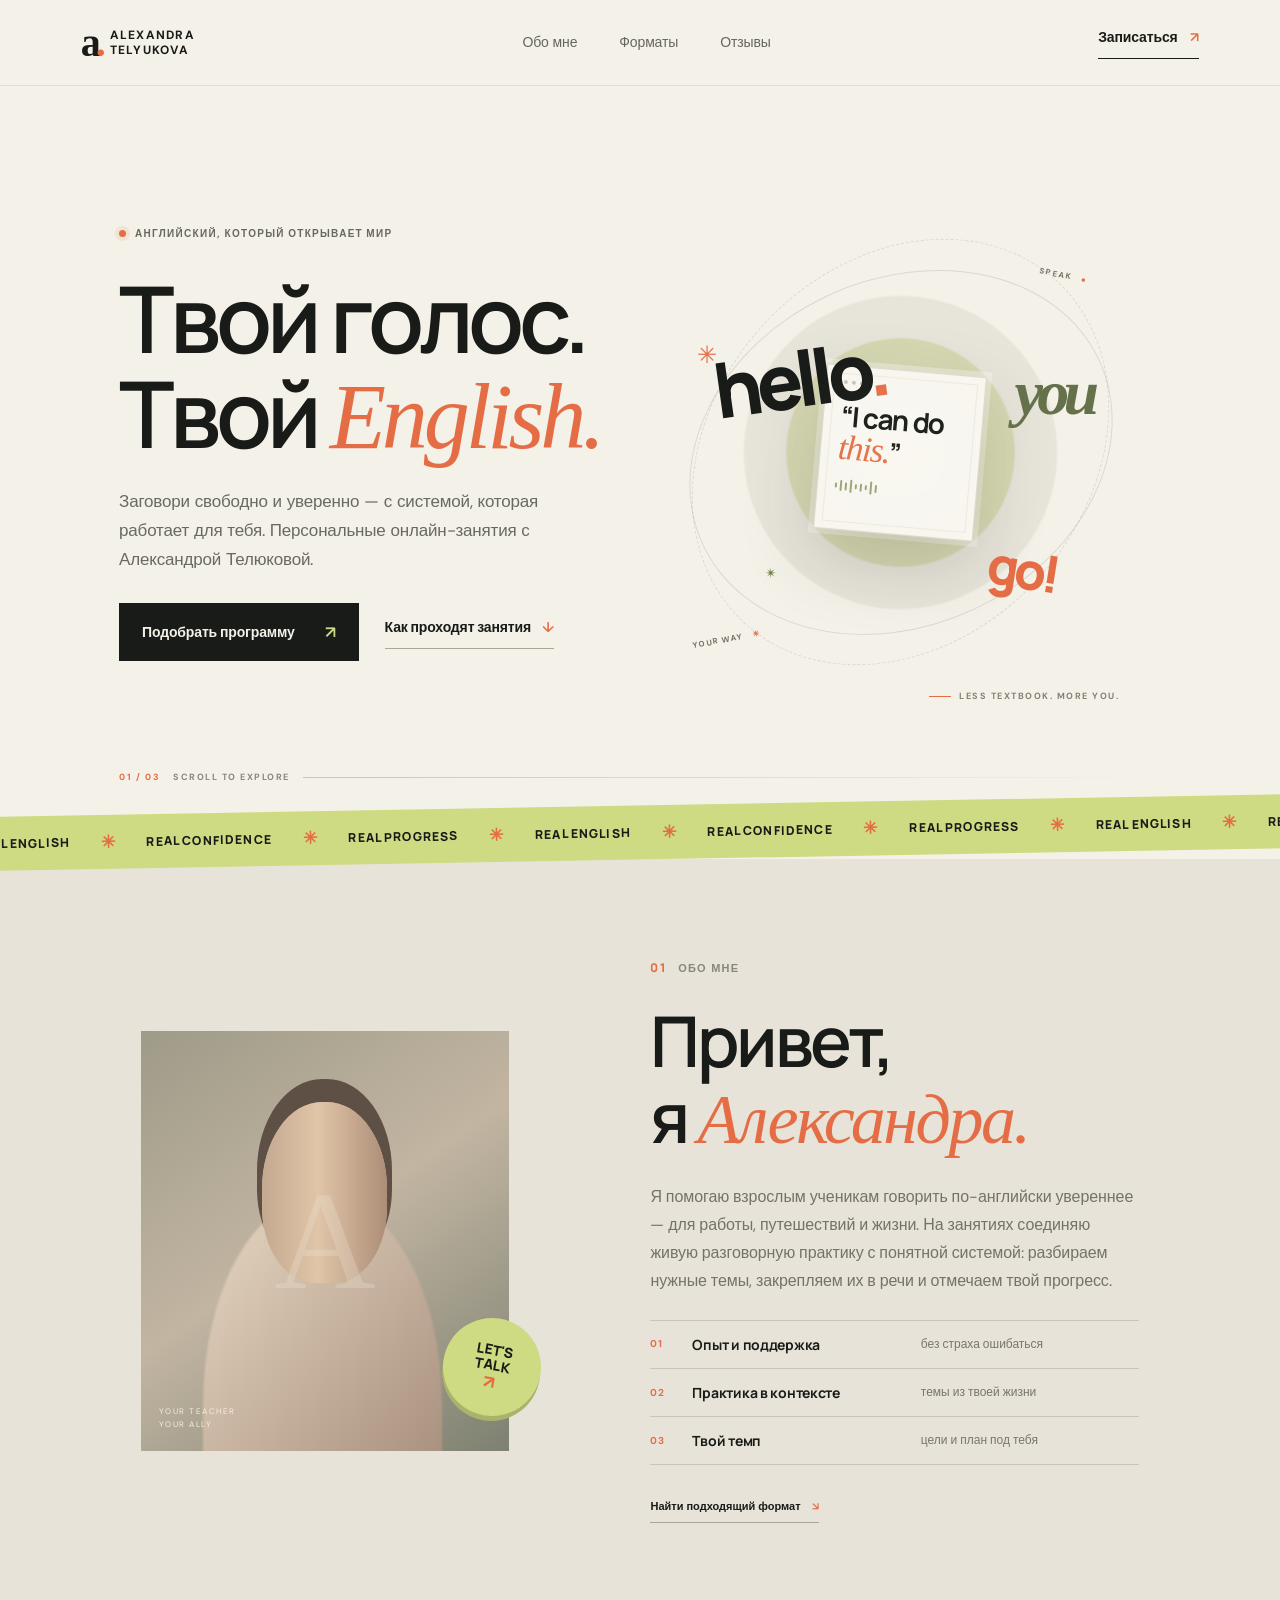
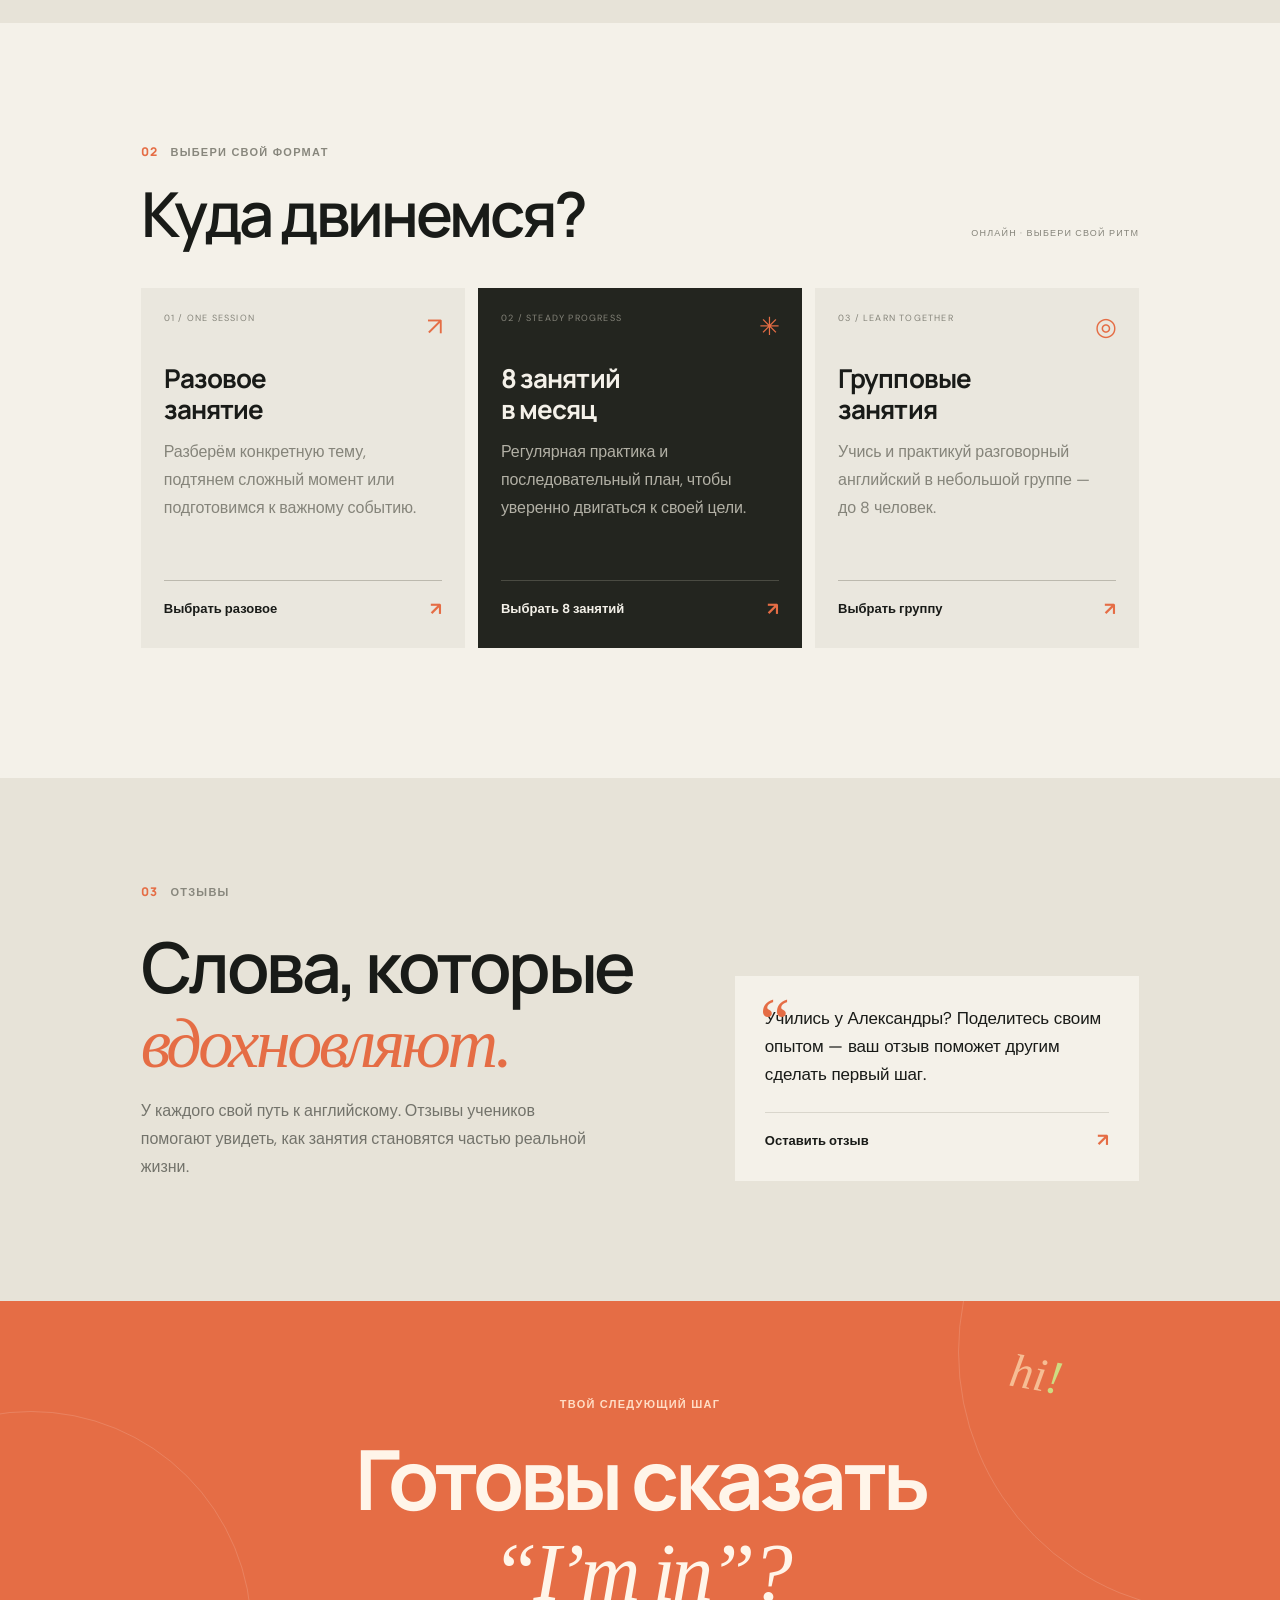
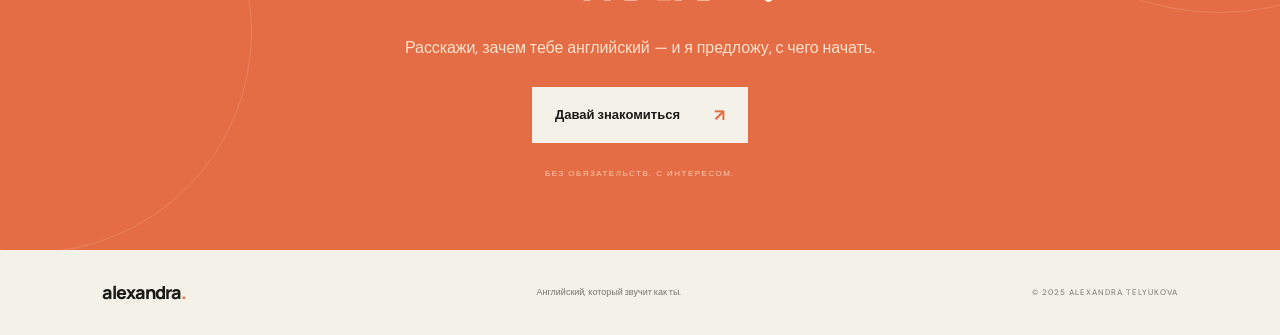
<file: index.html>
<!DOCTYPE html>
<html lang="ru">
<head>
  <meta charset="UTF-8">
  <meta name="viewport" content="width=device-width, initial-scale=1.0">
  <meta name="theme-color" content="#f5f3ed">
  <title>Английский с Александрой Телюковой</title>
  <link rel="preconnect" href="https://fonts.googleapis.com">
  <link rel="preconnect" href="https://fonts.gstatic.com" crossorigin>
  <link href="https://fonts.googleapis.com/css2?family=DM+Sans:wght@400;500;600;700&family=Manrope:wght@400;500;600;700;800&display=swap" rel="stylesheet">
  <link rel="stylesheet" href="styles.css">
</head>
<body>
  <header class="site-header">
    <a href="#top" class="wordmark" aria-label="Александра Телюкова, главная"><span class="wordmark-symbol">a<span>.</span></span><span class="wordmark-name">alexandra<br>telyukova</span></a>
    <nav class="main-nav" aria-label="Главная навигация">
      <a href="#about">Обо мне</a><a href="#courses">Форматы</a><a href="#reviews">Отзывы</a>
    </nav>
    <a class="header-cta" href="#contact">Записаться <span>↗</span></a>
    <button class="menu-toggle" aria-label="Открыть меню"><span></span><span></span></button>
  </header>

  <main id="top">
    <section class="hero">
      <div class="hero-copy">
        <div class="eyebrow"><span class="eyebrow-dot"></span> АНГЛИЙСКИЙ, КОТОРЫЙ ОТКРЫВАЕТ МИР</div>
        <h1>Твой голос.<br>Твой <span class="headline-accent">English.</span></h1>
        <p class="hero-description">Заговори свободно и уверенно — с системой, которая работает для тебя. Персональные онлайн-занятия с Александрой Телюковой.</p>
        <div class="hero-actions"><a href="#contact" class="button-primary">Подобрать программу <span>↗</span></a><a href="#about" class="text-link">Как проходят занятия <span>↓</span></a></div>
      </div>

      <div class="hero-art" aria-label="Анимированная композиция с английскими словами" role="img">
        <div class="art-glow"></div><div class="art-orbit orbit-one"></div><div class="art-orbit orbit-two"></div>
        <div class="orbit-label label-top">SPEAK <span>●</span></div><div class="orbit-label label-bottom">YOUR WAY <span>✳</span></div>
        <div class="floating-word word-hello">hello<span>.</span></div><div class="floating-word word-you">you</div><div class="floating-word word-go">go!</div>
        <div class="speech-card"><span class="speech-dots"><i></i><i></i><i></i></span><p>“I can do<br><em>this.</em>”</p><span class="sound-wave"><i></i><i></i><i></i><i></i><i></i><i></i><i></i><i></i><i></i></span></div>
        <div class="spark spark-a">✳</div><div class="spark spark-b">✴</div>
        <div class="art-caption"><span class="caption-line"></span> LESS TEXTBOOK. MORE YOU.</div>
      </div>
      <div class="hero-bottom-note"><span>01 / 03</span><span>SCROLL TO EXPLORE</span><span class="scroll-line"></span></div>
    </section>

    <section class="ticker" aria-label="Направления обучения"><div class="ticker-track"><div class="ticker-group"><span>REAL ENGLISH</span><i>✳</i><span>REAL CONFIDENCE</span><i>✳</i><span>REAL PROGRESS</span><i>✳</i><span>REAL ENGLISH</span><i>✳</i><span>REAL CONFIDENCE</span><i>✳</i><span>REAL PROGRESS</span><i>✳</i><span>REAL ENGLISH</span><i>✳</i><span>REAL CONFIDENCE</span><i>✳</i><span>REAL PROGRESS</span><i>✳</i></div><div class="ticker-group" aria-hidden="true"><span>REAL ENGLISH</span><i>✳</i><span>REAL CONFIDENCE</span><i>✳</i><span>REAL PROGRESS</span><i>✳</i><span>REAL ENGLISH</span><i>✳</i><span>REAL CONFIDENCE</span><i>✳</i><span>REAL PROGRESS</span><i>✳</i><span>REAL ENGLISH</span><i>✳</i><span>REAL CONFIDENCE</span><i>✳</i><span>REAL PROGRESS</span><i>✳</i></div></div></section>

    <section class="teacher-section unified-about" id="about"><div class="teacher-visual"><div class="teacher-photo-placeholder"><span>А</span><span class="photo-note">YOUR TEACHER<br>YOUR ALLY</span></div><div class="teacher-stamp">LET'S<br>TALK <span>↗</span></div></div><div class="teacher-copy"><div class="section-kicker"><span class="section-number">01</span> ОБО МНЕ</div><h2>Привет,<br>я <span>Александра.</span></h2><p>Я помогаю взрослым ученикам говорить по-английски увереннее — для работы, путешествий и жизни. На занятиях соединяю живую разговорную практику с понятной системой: разбираем нужные темы, закрепляем их в речи и отмечаем твой прогресс.</p><div class="about-pillars"><div><span>01</span><strong>Опыт и поддержка</strong><small>без страха ошибаться</small></div><div><span>02</span><strong>Практика в контексте</strong><small>темы из твоей жизни</small></div><div><span>03</span><strong>Твой темп</strong><small>цели и план под тебя</small></div></div><a href="#courses" class="text-link dark-link">Найти подходящий формат <span>↘</span></a></div></section>

    <section class="courses-section" id="courses"><div class="courses-heading"><div><div class="section-kicker"><span class="section-number">02</span> ВЫБЕРИ СВОЙ ФОРМАТ</div><h2>Куда двинемся?</h2></div><span class="courses-note">ОНЛАЙН · ВЫБЕРИ СВОЙ РИТМ</span></div><div class="course-cards format-cards"><article class="course-card"><span class="course-no">01 / ONE SESSION</span><span class="course-icon">↗</span><h3>Разовое<br>занятие</h3><p>Разберём конкретную тему, подтянем сложный момент или подготовимся к важному событию.</p><a class="format-button" href="mailto:hello@alexandratelyukova.com?subject=Разовое%20занятие">Выбрать разовое <span>↗</span></a></article><article class="course-card course-card-dark"><span class="course-no">02 / STEADY PROGRESS</span><span class="course-icon">✳</span><h3>8 занятий<br>в месяц</h3><p>Регулярная практика и последовательный план, чтобы уверенно двигаться к своей цели.</p><a class="format-button" href="mailto:hello@alexandratelyukova.com?subject=8%20занятий%20в%20месяц">Выбрать 8 занятий <span>↗</span></a></article><article class="course-card"><span class="course-no">03 / LEARN TOGETHER</span><span class="course-icon">◎</span><h3>Групповые<br>занятия</h3><p>Учись и практикуй разговорный английский в небольшой группе — до 8 человек.</p><a class="format-button" href="mailto:hello@alexandratelyukova.com?subject=Групповые%20занятия">Выбрать группу <span>↗</span></a></article></div></section>

    <section class="reviews-section" id="reviews"><div class="section-kicker"><span class="section-number">03</span> ОТЗЫВЫ</div><div class="reviews-layout"><div><h2>Слова, которые<br><em>вдохновляют.</em></h2><p>У каждого свой путь к английскому. Отзывы учеников помогают увидеть, как занятия становятся частью реальной жизни.</p></div><article class="review-invite"><span class="review-quote-mark">“</span><p>Учились у Александры? Поделитесь своим опытом — ваш отзыв поможет другим сделать первый шаг.</p><a href="mailto:hello@alexandratelyukova.com?subject=Отзыв%20о%20занятиях">Оставить отзыв <span>↗</span></a></article></div></section>

    <section class="contact-section" id="contact"><div class="contact-orb">hi<span>!</span></div><div class="section-kicker">ТВОЙ СЛЕДУЮЩИЙ ШАГ</div><h2>Готовы сказать<br><em>“I’m in”?</em></h2><p>Расскажи, зачем тебе английский — и я предложу, с чего начать.</p><a class="button-light" href="mailto:hello@alexandratelyukova.com">Давай знакомиться <span>↗</span></a><span class="contact-footnote">БЕЗ ОБЯЗАТЕЛЬСТВ. С ИНТЕРЕСОМ.</span></section>
  </main>
  <footer class="site-footer"><a href="#top" class="footer-brand">alexandra<span>.</span></a><span>Английский, который звучит как ты.</span><span>© 2025 ALEXANDRA TELYUKOVA</span></footer>
  <script src="app.js"></script>
</body>
</html>
</file>
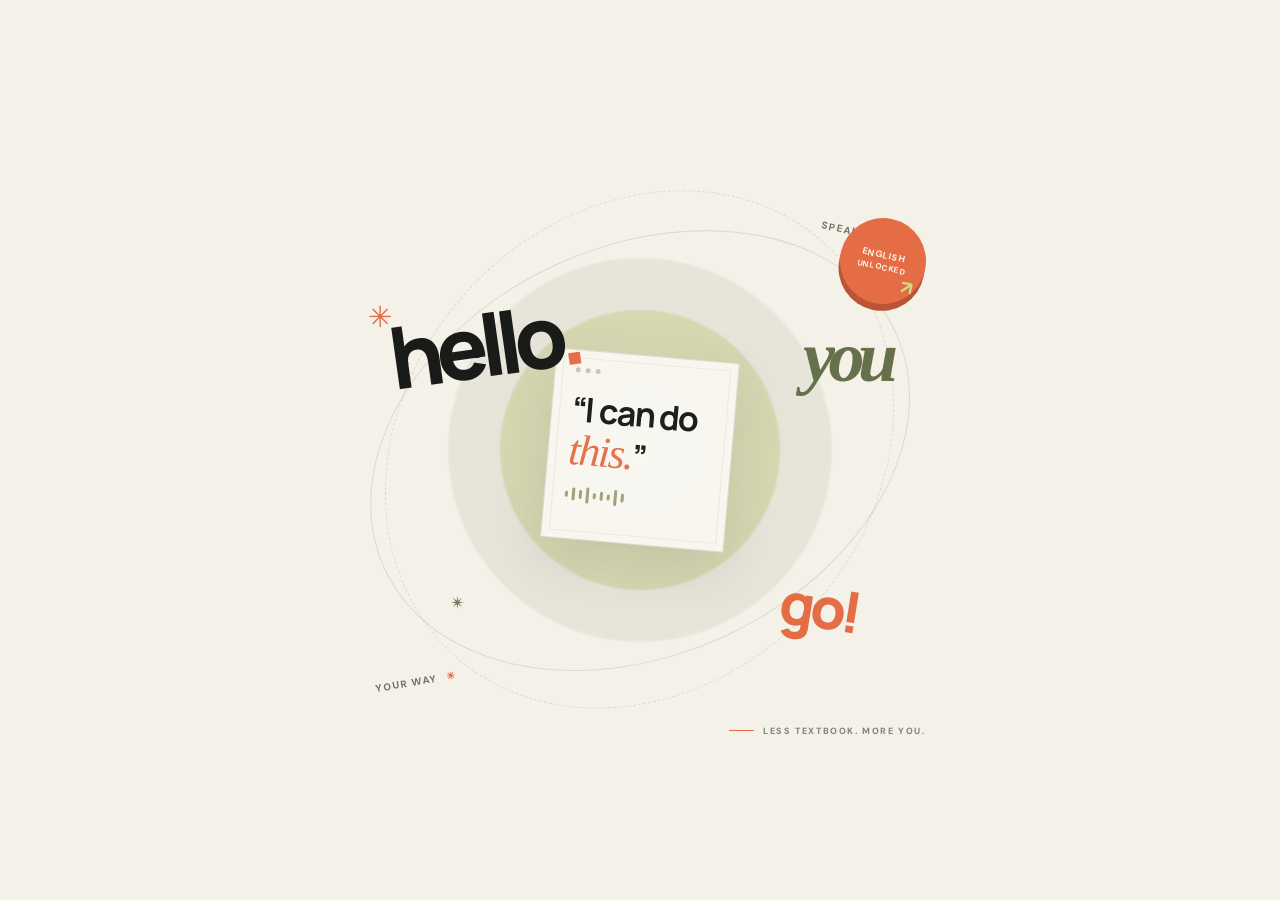
<file: animated-english-element.html>
<!DOCTYPE html>
<html lang="en">
<head>
  <meta charset="UTF-8">
  <meta name="viewport" content="width=device-width, initial-scale=1.0">
  <meta name="theme-color" content="#f4f1e9">
  <title>Animated English — Alexandra Telyukova</title>
  <link rel="preconnect" href="https://fonts.googleapis.com">
  <link rel="preconnect" href="https://fonts.gstatic.com" crossorigin>
  <link href="https://fonts.googleapis.com/css2?family=DM+Sans:wght@400;500;600;700&family=Manrope:wght@400;500;600;700;800&display=swap" rel="stylesheet">
  <style>
    :root{--paper:#f4f1e9;--ink:#191b18;--orange:#e56d45;--lime:#cedb82;--serif:Georgia,'Times New Roman',serif;--sans:'DM Sans',Arial,sans-serif;--display:Manrope,'DM Sans',sans-serif}
    *{box-sizing:border-box}body{margin:0;min-height:100vh;display:grid;place-items:center;background:var(--paper);font-family:var(--sans);color:var(--ink)}
    .hero-art{width:min(680px,100vw);height:min(610px,90vh);min-height:420px;position:relative;display:grid;place-items:center;isolation:isolate;overflow:hidden;transform-style:preserve-3d;transition:transform .25s ease-out}
    .art-glow{position:absolute;width:60%;aspect-ratio:1;border-radius:50%;background:radial-gradient(circle,#e9bb8e 0,#e9bb8e 28%,#d6d9a5 29%,#d6d9a5 48%,#e8e4d6 49%,#e8e4d6 66%,transparent 67%);filter:saturate(.72);animation:breathe 7s ease-in-out infinite;z-index:-2}
    .art-orbit{position:absolute;border:1px solid #292b241f;border-radius:50%;width:83%;height:67%;transform:rotate(-25deg);animation:orbit 24s linear infinite}
    .orbit-two{width:69%;height:91%;transform:rotate(42deg);border-style:dashed;animation:orbit-reverse 30s linear infinite}
    .orbit-label{position:absolute;font-size:10px;font-weight:700;letter-spacing:1.5px;color:#727367}.orbit-label span{color:var(--orange);padding-left:6px}.label-top{top:13%;right:15%;transform:rotate(12deg)}.label-bottom{bottom:11%;left:11%;transform:rotate(-10deg)}
    .floating-word{font-family:var(--display);font-weight:800;position:absolute;z-index:1;letter-spacing:-.09em;animation:float 5s ease-in-out infinite}.word-hello{font-size:clamp(56px,10vw,86px);color:var(--ink);transform:rotate(-8deg);left:13%;top:23%}.word-hello span{color:var(--orange)}.word-you{font-family:var(--serif);font-style:italic;font-size:clamp(50px,8vw,72px);color:#65714a;right:13%;top:28%;animation-delay:-2s}.word-go{font-size:clamp(40px,6vw,57px);color:var(--orange);right:18%;bottom:18%;transform:rotate(9deg);animation-delay:-1s}
    .speech-card{position:relative;width:184px;height:190px;background:#f8f6ef;border:1px solid #26271e22;box-shadow:0 18px 55px #39372c22;transform:rotate(5deg);padding:17px 20px;animation:card-float 6s ease-in-out infinite}.speech-dots{display:flex;gap:5px}.speech-dots i{width:5px;height:5px;background:#c7c4b9;border-radius:50%}.speech-card p{font-family:var(--display);font-weight:700;font-size:34px;line-height:1.05;letter-spacing:-1.8px;margin:19px 0 13px}.speech-card p em{font-family:var(--serif);font-size:43px;font-weight:400;color:var(--orange)}
    .sound-wave{height:18px;display:flex;gap:4px;align-items:center}.sound-wave i{width:3px;height:6px;background:#9ba174;border-radius:4px;animation:wave 1s ease-in-out infinite alternate}.sound-wave i:nth-child(2n){height:13px;animation-delay:-.4s}.sound-wave i:nth-child(3n){height:9px;animation-delay:-.7s}.sound-wave i:nth-child(4n){height:16px;animation-delay:-.2s}
    .art-sticker{position:absolute;right:8%;top:12%;width:86px;height:86px;border-radius:50%;background:var(--orange);color:#fff5e9;display:flex;flex-direction:column;align-items:center;justify-content:center;text-align:center;font-size:9px;font-weight:700;letter-spacing:.7px;line-height:1.4;transform:rotate(12deg);box-shadow:0 7px 0 #ba5436;animation:float 4.2s ease-in-out infinite reverse}.art-sticker span{font-size:8px}.art-sticker b{position:absolute;font-size:19px;right:8px;bottom:7px;color:var(--lime)}
    .spark{position:absolute;color:var(--orange);font-size:29px;animation:twinkle 2.5s ease-in-out infinite}.spark-a{top:25%;left:10%}.spark-b{bottom:23%;left:22%;font-size:18px;color:#71804c;animation-delay:-1s}.art-caption{position:absolute;bottom:3%;right:8%;font-size:9px;font-weight:700;letter-spacing:1.6px;color:#828176;display:flex;align-items:center;gap:9px}.caption-line{width:25px;height:1px;background:var(--orange)}
    .hero-art:after{content:"";position:absolute;inset:0;pointer-events:none;z-index:4;background:radial-gradient(circle at var(--light-x,50%) var(--light-y,50%),#ffffff42,transparent 30%);opacity:.5;mix-blend-mode:soft-light}
    .hero-art:hover .speech-card{box-shadow:0 26px 70px #39372c35,0 0 0 5px #ffffff55}
    .hero-art:hover .art-sticker{filter:saturate(1.2);box-shadow:0 9px 0 #ba5436,0 0 26px #e56d4540}
    .speech-card:after{content:"";position:absolute;inset:7px;border:1px solid #e7e2d5;pointer-events:none;opacity:.65}
    .sound-wave i{animation-name:wave-pop!important;animation-duration:calc(.45s + var(--bar-delay,0s))!important;transform-origin:center}
    .sound-wave i:nth-child(1){--bar-delay:.2s}.sound-wave i:nth-child(2){--bar-delay:.05s}.sound-wave i:nth-child(3){--bar-delay:.3s}.sound-wave i:nth-child(4){--bar-delay:.1s}.sound-wave i:nth-child(5){--bar-delay:.25s}.sound-wave i:nth-child(6){--bar-delay:.08s}.sound-wave i:nth-child(7){--bar-delay:.32s}.sound-wave i:nth-child(8){--bar-delay:.15s}.sound-wave i:nth-child(9){--bar-delay:.27s}
    .spark-a{animation:twinkle 2.5s ease-in-out infinite,spark-drift 5s ease-in-out infinite}.spark-b{animation:twinkle 2.5s ease-in-out infinite,spark-drift 6s ease-in-out infinite reverse}
    @keyframes float{0%,100%{translate:0 0}50%{translate:0 -12px}}@keyframes card-float{0%,100%{translate:0 0;rotate:5deg}50%{translate:0 -10px;rotate:2deg}}@keyframes breathe{0%,100%{scale:.97;rotate:-4deg}50%{scale:1.04;rotate:4deg}}@keyframes orbit{to{rotate:335deg}}@keyframes orbit-reverse{to{rotate:-318deg}}@keyframes wave{to{transform:scaleY(.4)}}@keyframes wave-pop{0%,100%{transform:scaleY(.35);opacity:.55}50%{transform:scaleY(1.15);opacity:1}}@keyframes spark-drift{0%,100%{translate:0 0}50%{translate:5px -9px}}@keyframes twinkle{0%,100%{scale:.75;rotate:0deg;opacity:.55}50%{scale:1.2;rotate:30deg;opacity:1}}
    @media(max-width:480px){.hero-art{min-height:370px;height:90vw}.speech-card{width:145px;height:153px;padding:14px 16px}.speech-card p{font-size:28px;margin:14px 0 10px}.speech-card p em{font-size:35px}.art-sticker{width:70px;height:70px;font-size:7px}.orbit-label{font-size:8px}.art-caption{font-size:7px}}
    @media(prefers-reduced-motion:reduce){*,*::before,*::after{animation-duration:.01ms!important;animation-iteration-count:1!important}}
  </style>
</head>
<body>
  <div class="hero-art" role="img" aria-label="Animated English words, orbiting shapes, and a spoken phrase">
    <div class="art-glow"></div><div class="art-orbit orbit-one"></div><div class="art-orbit orbit-two"></div>
    <div class="orbit-label label-top">SPEAK <span>●</span></div><div class="orbit-label label-bottom">YOUR WAY <span>✳</span></div>
    <div class="floating-word word-hello">hello<span>.</span></div><div class="floating-word word-you">you</div><div class="floating-word word-go">go!</div>
    <div class="speech-card"><span class="speech-dots"><i></i><i></i><i></i></span><p>“I can do<br><em>this.</em>”</p><span class="sound-wave"><i></i><i></i><i></i><i></i><i></i><i></i><i></i><i></i><i></i></span></div>
    <div class="art-sticker">ENGLISH<br><span>UNLOCKED</span><b>↗</b></div><div class="spark spark-a">✳</div><div class="spark spark-b">✴</div>
    <div class="art-caption"><span class="caption-line"></span> LESS TEXTBOOK. MORE YOU.</div>
  </div>
  <script>
    const artwork=document.querySelector(".hero-art");
    const motionOK=!window.matchMedia("(prefers-reduced-motion: reduce)").matches;
    if(motionOK&&window.matchMedia("(hover: hover) and (pointer: fine)").matches){
      let frame;
      artwork.addEventListener("pointermove",(event)=>{
        const box=artwork.getBoundingClientRect();
        const x=(event.clientX-box.left-box.width/2)/(box.width/2);
        const y=(event.clientY-box.top-box.height/2)/(box.height/2);
        cancelAnimationFrame(frame);
        frame=requestAnimationFrame(()=>{
          artwork.style.transform=`rotateX(${(-y*3).toFixed(2)}deg) rotateY(${(x*3).toFixed(2)}deg)`;
          artwork.style.setProperty("--light-x",`${((x+1)*50).toFixed(1)}%`);
          artwork.style.setProperty("--light-y",`${((y+1)*50).toFixed(1)}%`);
        });
      });
      artwork.addEventListener("pointerleave",()=>{artwork.style.transform="rotateX(0deg) rotateY(0deg)";artwork.style.setProperty("--light-x","50%");artwork.style.setProperty("--light-y","50%");});
    }
  </script>
</body>
</html>
</file>
<file: styles.css>
:root{--paper:#f4f1e9;--ink:#191b18;--muted:#72736b;--line:#d9d6cc;--orange:#e56d45;--lime:#cedb82;--dark:#23251f;--serif:Georgia,'Times New Roman',serif;--sans:'DM Sans',Arial,sans-serif;--display:Manrope,'DM Sans',sans-serif}*{box-sizing:border-box}html{scroll-behavior:smooth}body{margin:0;background:var(--paper);color:var(--ink);font-family:var(--sans);font-size:15px;-webkit-font-smoothing:antialiased}a{color:inherit;text-decoration:none}.site-header{height:86px;padding:0 6.3%;display:flex;align-items:center;border-bottom:1px solid #24251e18;position:relative;z-index:5}.wordmark{display:flex;align-items:center;gap:9px}.wordmark-symbol{font-family:var(--serif);font-size:40px;font-weight:700;letter-spacing:-5px;line-height:.8}.wordmark-symbol span,.footer-brand span{color:var(--orange)}.wordmark-name{font-size:9px;line-height:1.2;text-transform:uppercase;letter-spacing:1.1px;font-weight:700}.main-nav{display:flex;gap:38px;margin:auto;font-size:12px;color:#65665e}.main-nav a{transition:color .2s}.main-nav a:hover{color:var(--orange)}.header-cta{font-size:12px;font-weight:600;border-bottom:1px solid var(--ink);padding:0 0 6px}.header-cta span{color:var(--orange);margin-left:10px}.menu-toggle{display:none}.hero{min-height:640px;height:min(720px,calc(100vh - 86px));max-height:760px;padding:78px 9.3% 65px;display:grid;grid-template-columns:1fr 1fr;align-items:center;position:relative;overflow:hidden}.hero-copy{position:relative;z-index:2;padding-bottom:18px}.eyebrow,.section-kicker{font-size:10px;font-weight:700;letter-spacing:1.3px}.eyebrow{display:flex;align-items:center;gap:9px;color:#67685e}.eyebrow-dot{width:7px;height:7px;border-radius:50%;background:var(--orange);box-shadow:0 0 0 4px #e56d451c}.hero h1{font-family:var(--display);font-size:clamp(58px,7.4vw,104px);letter-spacing:-.085em;line-height:.94;margin:29px 0 22px;font-weight:600}.headline-accent{font-family:var(--serif);font-weight:400;font-style:italic;letter-spacing:-.075em;color:var(--orange)}.hero-description{max-width:405px;color:#686a62;font-size:15px;line-height:1.8;margin:0}.hero-actions{display:flex;align-items:center;gap:26px;margin-top:30px}.button-primary{height:49px;padding:0 18px;background:var(--ink);color:var(--paper);display:inline-flex;align-items:center;gap:24px;font-size:11px;font-weight:600;transition:transform .2s,background .2s}.button-primary:hover{transform:translateY(-3px);background:var(--orange)}.button-primary span{font-size:17px;color:var(--lime)}.text-link{font-size:11px;font-weight:600;border-bottom:1px solid #a8a69b;padding-bottom:6px}.text-link span{margin-left:8px;color:var(--orange)}.hero-proof{display:flex;align-items:center;gap:13px;margin-top:51px}.avatar-stack{display:flex;padding-left:2px}.avatar-stack span{width:27px;height:27px;border:2px solid var(--paper);border-radius:50%;background:#c5b5a0;display:grid;place-items:center;margin-left:-4px;font-size:9px;font-weight:700;color:#39362e}.avatar-stack span:nth-child(2){background:#d7a38c}.avatar-stack span:nth-child(3){background:#aab3a0}.avatar-stack span:nth-child(4){background:var(--ink);color:white}.proof-stars{font-size:10px;letter-spacing:1px;color:#e5a343}.proof-stars span{color:var(--ink);letter-spacing:0;margin-left:5px;font-weight:700}.proof-caption{font-size:9px;color:#77776f;margin-top:3px}.proof-divider{height:28px;width:1px;background:var(--line);margin:0 4px 0 12px}.proof-years{display:flex;align-items:center;gap:7px}.proof-years strong{font-family:var(--display);font-size:22px;letter-spacing:-1px}.proof-years span{font-size:8px;line-height:1.4;color:#77776f}.hero-art{height:min(510px,69vw);max-height:510px;min-height:390px;position:relative;display:grid;place-items:center;isolation:isolate}.art-glow{position:absolute;width:64%;aspect-ratio:1;border-radius:50%;background:radial-gradient(circle,#e9bb8e 0,#e9bb8e 28%,#d6d9a5 29%,#d6d9a5 48%,#e8e4d6 49%,#e8e4d6 66%,transparent 67%);filter:saturate(.72);animation:breathe 7s ease-in-out infinite;z-index:-2}.art-orbit{position:absolute;border:1px solid #292b241f;border-radius:50%;width:84%;height:68%;transform:rotate(-25deg);animation:orbit 24s linear infinite}.orbit-two{width:72%;height:91%;transform:rotate(42deg);border-style:dashed;animation:orbit-reverse 30s linear infinite}.orbit-label{position:absolute;font-size:8px;font-weight:700;letter-spacing:1.4px;color:#727367}.orbit-label span{color:var(--orange);padding-left:6px}.label-top{top:14%;right:14%;transform:rotate(12deg)}.label-bottom{bottom:12%;left:10%;transform:rotate(-10deg)}.floating-word{font-family:var(--display);font-weight:800;position:absolute;z-index:1;letter-spacing:-.09em;animation:float 5s ease-in-out infinite}.word-hello{font-size:clamp(43px,6vw,78px);color:var(--ink);transform:rotate(-8deg);left:14%;top:23%}.word-hello span{color:var(--orange)}.word-you{font-family:var(--serif);font-style:italic;font-size:clamp(40px,5vw,65px);color:#65714a;right:13%;top:28%;animation-delay:-2s}.word-go{font-size:clamp(32px,4vw,52px);color:var(--orange);right:20%;bottom:19%;transform:rotate(9deg);animation-delay:-1s}.speech-card{position:relative;width:160px;height:165px;background:#f8f6ef;border:1px solid #26271e22;box-shadow:0 18px 55px #39372c22;transform:rotate(5deg);padding:14px 17px;animation:card-float 6s ease-in-out infinite}.speech-dots{display:flex;gap:4px}.speech-dots i{width:4px;height:4px;background:#c7c4b9;border-radius:50%}.speech-card p{font-family:var(--display);font-weight:700;font-size:28px;line-height:1.05;letter-spacing:-1.6px;margin:17px 0 11px}.speech-card p em{font-family:var(--serif);font-size:35px;font-weight:400;color:var(--orange)}.sound-wave{height:15px;display:flex;gap:3px;align-items:center}.sound-wave i{width:2px;height:5px;background:#9ba174;border-radius:4px;animation:wave 1s ease-in-out infinite alternate}.sound-wave i:nth-child(2n){height:11px;animation-delay:-.4s}.sound-wave i:nth-child(3n){height:8px;animation-delay:-.7s}.sound-wave i:nth-child(4n){height:13px;animation-delay:-.2s}.art-sticker{position:absolute;right:8%;top:13%;width:78px;height:78px;border-radius:50%;background:var(--orange);color:#fff5e9;display:flex;flex-direction:column;align-items:center;justify-content:center;text-align:center;font-size:8px;font-weight:700;letter-spacing:.6px;line-height:1.35;transform:rotate(12deg);box-shadow:0 7px 0 #ba5436;animation:float 4.2s ease-in-out infinite reverse}.art-sticker span{font-size:7px}.art-sticker b{position:absolute;font-size:17px;right:8px;bottom:7px;color:var(--lime)}.spark{position:absolute;color:var(--orange);font-size:24px;animation:twinkle 2.5s ease-in-out infinite}.spark-a{top:27%;left:11%}.spark-b{bottom:24%;left:24%;font-size:14px;color:#71804c;animation-delay:-1s}.art-caption{position:absolute;bottom:1%;right:8%;font-size:8px;font-weight:700;letter-spacing:1.5px;color:#828176;display:flex;align-items:center;gap:8px}.caption-line{width:22px;height:1px;background:var(--orange)}.hero-bottom-note{position:absolute;bottom:22px;left:9.3%;right:9.3%;display:flex;align-items:center;gap:13px;color:#88877d;font-size:8px;letter-spacing:1px}.hero-bottom-note span:first-child{color:var(--orange);font-weight:700}.scroll-line{height:1px;flex:1;background:linear-gradient(90deg,#c9c5b9,transparent)}.ticker{overflow:hidden;background:var(--lime);height:53px;display:flex;align-items:center;transform:rotate(-1deg) scale(1.02);width:102%;margin-left:-1%;position:relative;z-index:2}.ticker-track{display:flex;align-items:center;gap:30px;white-space:nowrap;animation:marquee 30s linear infinite;font-family:var(--display);font-size:12px;font-weight:800;letter-spacing:1px}.ticker-track i{font-style:normal;color:var(--orange);font-size:17px}.intro-section{padding:130px 11% 120px}.section-kicker{color:#88877d}.intro-content{display:flex;justify-content:space-between;align-items:flex-end;margin-top:30px}.intro-content h2,.teacher-copy h2,.courses-heading h2{font-family:var(--display);font-size:clamp(42px,6vw,76px);line-height:1;letter-spacing:-.075em;font-weight:600;margin:0}.intro-content h2 span{font-family:var(--serif);font-style:italic;font-weight:400;color:var(--orange);letter-spacing:-.06em}.intro-side{width:31%;display:flex;align-items:flex-end;gap:25px}.intro-side p{font-size:13px;color:#73746d;line-height:1.85;margin:0}.circle-link{flex:none;width:45px;height:45px;display:grid;place-items:center;border:1px solid #aaa79a;border-radius:50%;font-size:19px;transition:.2s}.circle-link:hover{background:var(--ink);color:var(--paper);border-color:var(--ink);transform:rotate(-45deg)}.feature-row{display:grid;grid-template-columns:repeat(3,1fr);gap:40px;margin-top:90px;border-top:1px solid var(--line);padding-top:21px}.feature-row article{position:relative;padding-top:18px}.feature-index{color:var(--orange);font-size:10px;font-weight:700;letter-spacing:1px}.feature-row h3{font-family:var(--display);font-size:18px;letter-spacing:-.5px;margin:17px 0 8px}.feature-row p{font-size:12px;line-height:1.7;color:#7c7c73;margin:0;max-width:260px}.teacher-section{background:#e7e3d8;padding:100px 11%;display:grid;grid-template-columns:.9fr 1.1fr;gap:11%;align-items:center}.teacher-visual{height:420px;position:relative}.teacher-photo-placeholder{position:absolute;inset:0 8% 0 0;background:linear-gradient(145deg,#9e9b88,#c2b5a2 48%,#7d8171);overflow:hidden;display:flex;align-items:center;justify-content:center}.teacher-photo-placeholder:before{content:"";position:absolute;width:65%;height:100%;border-radius:50% 50% 0 0;background:linear-gradient(130deg,#e7d8c3,#987d6c);bottom:-39%;left:17%;filter:blur(1px)}.teacher-photo-placeholder:after{content:"";position:absolute;width:34%;height:43%;border-radius:48% 48% 42% 42%;background:linear-gradient(90deg,#c4a991,#e0c5a8 45%,#ad8d77);top:17%;left:33%;box-shadow:0 -18px 0 5px #5e5045}.teacher-photo-placeholder>span:first-child{font-family:var(--serif);font-size:140px;color:#eee5d7;opacity:.28;z-index:1}.photo-note{position:absolute;left:18px;bottom:19px;color:#f5eee4;font-size:8px;letter-spacing:1.5px;line-height:1.7;z-index:2}.teacher-stamp{position:absolute;right:0;bottom:35px;width:98px;height:98px;border-radius:50%;background:var(--lime);display:grid;place-content:center;text-align:center;font-family:var(--display);font-size:14px;line-height:1.05;font-weight:800;transform:rotate(10deg);box-shadow:0 5px 0 #aab36b}.teacher-stamp span{font-size:18px;color:var(--orange)}.teacher-copy h2{font-size:clamp(45px,5.5vw,70px);margin:26px 0}.teacher-copy h2 span{font-family:var(--serif);font-weight:400;font-style:italic;color:var(--orange)}.teacher-copy>p{font-size:14px;line-height:1.9;color:#73736b;max-width:440px;margin:0 0 28px}.dark-link{display:inline-block}.courses-section{padding:120px 11% 130px}.courses-heading{display:flex;align-items:flex-end;justify-content:space-between;margin-bottom:40px}.courses-heading h2{font-size:clamp(40px,5vw,62px);margin-top:20px}.courses-note{font-size:9px;color:#85847a;letter-spacing:1.2px;margin-bottom:7px}.course-cards{display:grid;grid-template-columns:repeat(3,1fr);gap:13px}.course-card{min-height:310px;background:#eae7de;padding:23px;position:relative;display:flex;flex-direction:column;transition:transform .25s,background .25s}.course-card:hover{transform:translateY(-7px);background:#e2dfd4}.course-card-dark{background:var(--dark);color:var(--paper)}.course-card-dark:hover{background:#303229}.course-no{font-size:9px;letter-spacing:1.2px;color:#85847a}.course-icon{position:absolute;right:22px;top:18px;font-size:25px;color:var(--orange)}.course-card h3{font-family:var(--display);font-size:25px;line-height:1.12;letter-spacing:-1.2px;margin:auto 0 12px}.course-card p{font-size:12px;line-height:1.7;color:#85847a;margin:0 0 20px;max-width:270px}.course-card-dark p{color:#b2b0a5}.course-card>a{border-top:1px solid #bcb9ae;padding-top:13px;font-size:10px;font-weight:600}.course-card>a span{color:var(--orange);float:right;font-size:15px;line-height:10px}.course-card-dark>a{border-color:#4a4b42}.contact-section{min-height:490px;background:var(--orange);color:#fff5e9;text-align:center;padding:95px 20px 70px;position:relative;overflow:hidden}.contact-section:before,.contact-section:after{content:"";position:absolute;width:440px;height:440px;border:1px solid #ffffff25;border-radius:50%;left:-190px;top:110px}.contact-section:after{width:520px;height:520px;left:auto;right:-200px;top:-210px}.contact-orb{position:absolute;top:35px;right:17%;font-family:var(--serif);font-style:italic;font-size:47px;transform:rotate(10deg);color:#f6bd94;animation:float 4.5s ease-in-out infinite}.contact-orb span{color:var(--lime)}.contact-section .section-kicker{color:#ffddc5}.contact-section h2{font-family:var(--display);font-size:clamp(48px,7vw,83px);letter-spacing:-.08em;line-height:.98;margin:22px 0 16px}.contact-section h2 em{font-family:var(--serif);font-weight:400}.contact-section>p{font-size:13px;color:#ffe1cd;margin:0 0 25px}.button-light{background:var(--paper);color:var(--ink);height:47px;padding:0 18px;display:inline-flex;align-items:center;gap:28px;font-size:11px;font-weight:700;transition:.2s}.button-light:hover{background:var(--lime);transform:translateY(-3px)}.button-light span{font-size:17px;color:var(--orange)}.contact-footnote{display:block;font-size:8px;letter-spacing:1.5px;color:#f9cbb0;margin-top:24px}.site-footer{height:85px;padding:0 8%;display:flex;align-items:center;justify-content:space-between;color:#77776f;font-size:9px}.footer-brand{font-family:var(--display);font-size:18px;font-weight:800;letter-spacing:-1px;color:var(--ink)}.site-footer>span:last-child{font-size:8px;letter-spacing:1px}
@keyframes float{0%,100%{translate:0 0}50%{translate:0 -12px}}@keyframes card-float{0%,100%{translate:0 0;rotate:5deg}50%{translate:0 -10px;rotate:2deg}}@keyframes breathe{0%,100%{scale:.97;rotate:-4deg}50%{scale:1.04;rotate:4deg}}@keyframes orbit{to{rotate:335deg}}@keyframes orbit-reverse{to{rotate:-318deg}}@keyframes wave{to{transform:scaleY(.4)}}@keyframes twinkle{0%,100%{scale:.75;rotate:0deg;opacity:.55}50%{scale:1.2;rotate:30deg;opacity:1}}@keyframes marquee{to{transform:translateX(-50%)}}
@media(min-width:1500px){.hero{padding-left:max(9.3%,calc((100vw - 1280px)/2));padding-right:max(9.3%,calc((100vw - 1280px)/2))}.intro-section,.teacher-section,.courses-section{padding-left:max(11%,calc((100vw - 1180px)/2));padding-right:max(11%,calc((100vw - 1180px)/2))}}@media(max-width:900px){.hero{padding-left:6%;padding-right:6%;grid-template-columns:1.05fr .95fr}.hero-art{min-height:350px}.hero h1{font-size:clamp(55px,8vw,75px)}.intro-section,.teacher-section,.courses-section{padding-left:7%;padding-right:7%}.teacher-section{gap:7%}.teacher-visual{height:360px}.course-card{padding:17px}.course-card h3{font-size:22px}}@media(max-width:650px){.site-header{height:72px;padding:0 6%}.main-nav,.header-cta{display:none}.menu-toggle{display:grid;margin-left:auto;gap:5px;border:0;background:none;padding:10px}.menu-toggle span{display:block;width:23px;height:1px;background:var(--ink)}.hero{height:auto;min-height:0;max-height:none;display:flex;flex-direction:column;align-items:stretch;padding:70px 7% 74px}.hero h1{font-size:clamp(62px,15vw,91px);margin-top:24px}.hero-description{font-size:14px;max-width:440px}.hero-actions{gap:18px;flex-wrap:wrap}.hero-proof{margin-top:37px}.hero-art{height:390px;min-height:0;margin-top:24px}.art-glow{width:67%}.speech-card{width:140px;height:149px}.speech-card p{font-size:25px}.word-hello{font-size:54px}.word-you{font-size:48px}.word-go{font-size:38px}.hero-bottom-note{left:7%;right:7%;bottom:20px}.ticker{height:44px}.ticker-track{font-size:10px;gap:20px}.intro-section,.courses-section{padding:82px 7%}.intro-content{display:block}.intro-content h2{font-size:56px}.intro-side{width:100%;margin-top:22px;align-items:center}.intro-side p{font-size:13px}.feature-row{grid-template-columns:1fr;gap:21px;margin-top:48px}.feature-row article{display:grid;grid-template-columns:34px 1fr;column-gap:10px;padding-top:14px;border-top:1px solid var(--line)}.feature-row h3{margin:0 0 5px;font-size:16px}.feature-row p{grid-column:2}.teacher-section{padding:75px 7%;grid-template-columns:1fr;gap:36px}.teacher-visual{height:390px;margin-right:8%}.teacher-copy h2{font-size:57px;margin:20px 0}.teacher-copy>p{font-size:13px}.courses-heading{display:block;margin-bottom:28px}.courses-heading h2{font-size:45px}.courses-note{display:block;margin-top:13px}.course-cards{grid-template-columns:1fr;gap:10px}.course-card{min-height:260px;padding:22px}.course-card h3{font-size:26px}.contact-section{min-height:430px;padding:83px 20px 60px}.contact-section h2{font-size:62px}.contact-orb{right:9%;top:22px;font-size:37px}.contact-section>p{max-width:300px;margin:0 auto 23px;line-height:1.6}.site-footer{height:auto;min-height:100px;padding:22px 7%;display:grid;grid-template-columns:1fr auto;gap:8px}.site-footer>span:nth-child(2){grid-column:1/-1;grid-row:2}.site-footer>span:last-child{text-align:right}}
@media(prefers-reduced-motion:reduce){*,*::before,*::after{animation-duration:.01ms!important;animation-iteration-count:1!important;scroll-behavior:auto!important;transition-duration:.01ms!important}}
EOF
cat > app.js <<'EOF'
const menuButton = document.querySelector('.menu-toggle');
const nav = document.querySelector('.main-nav');

menuButton.addEventListener('click', () => {
  const isOpen = nav.classList.toggle('nav-open');
  menuButton.setAttribute('aria-expanded', String(isOpen));
});

nav.querySelectorAll('a').forEach((link) => {
  link.addEventListener('click', () => {
    nav.classList.remove('nav-open');
    menuButton.setAttribute('aria-expanded', 'false');
  });
});
@media(max-width:650px){.main-nav.nav-open{display:flex;position:absolute;top:71px;left:0;right:0;padding:22px 7%;background:var(--paper);border-bottom:1px solid var(--line);flex-direction:column;gap:18px}.main-nav.nav-open a{font-size:14px}}
/* Readability and seamless ticker refinements */
.main-nav{font-size:15px;gap:42px}
.main-nav a{font-size:15px}
.header-cta{font-size:15px}
.wordmark-name{font-size:12px;letter-spacing:1.25px}
.hero-description,.intro-side p,.teacher-copy>p,.course-card p,.contact-section>p{font-size:16px}
.feature-row p{font-size:15px}
.ticker-track{width:max-content;animation:marquee 24s linear infinite}
.ticker-track span,.ticker-track i{flex:none}
@keyframes marquee{to{transform:translateX(-50%)}}
@media(max-width:650px){.hero-description,.intro-side p,.teacher-copy>p,.course-card p,.contact-section>p{font-size:16px}.feature-row p{font-size:15px}.main-nav.nav-open a{font-size:16px}}
/* Hero copy and CTA sizing */
.hero-actions .button-primary{height:58px;padding:0 23px;gap:30px;font-size:13px}
.hero-actions .text-link{font-size:13px;padding-bottom:8px}
.header-cta{font-size:16px;padding-bottom:8px}
.button-light{height:56px;padding:0 23px;font-size:13px;gap:34px}
@media(max-width:650px){.hero-actions .button-primary{height:56px;padding:0 19px;font-size:12px}.hero-actions .text-link{font-size:12px}.button-light{height:54px}}
/* Enhanced hero artwork motion */
.hero-art{transform-style:preserve-3d;transition:transform .25s ease-out;--light-x:50%;--light-y:50%}
.hero-art::after{content:"";position:absolute;inset:0;pointer-events:none;z-index:4;background:radial-gradient(circle at var(--light-x) var(--light-y),#ffffff42,transparent 30%);opacity:.5;mix-blend-mode:soft-light}
.hero-art:hover .speech-card{box-shadow:0 26px 70px #39372c35,0 0 0 5px #ffffff55}
.hero-art:hover .art-sticker{filter:saturate(1.2);box-shadow:0 9px 0 #ba5436,0 0 26px #e56d4540}
.speech-card::after{content:"";position:absolute;inset:7px;border:1px solid #e7e2d5;pointer-events:none;opacity:.65}
.sound-wave i{animation-name:wave-pop!important;animation-duration:calc(.45s + var(--bar-delay,0s))!important;transform-origin:center}
.sound-wave i:nth-child(1){--bar-delay:.2s}.sound-wave i:nth-child(2){--bar-delay:.05s}.sound-wave i:nth-child(3){--bar-delay:.3s}.sound-wave i:nth-child(4){--bar-delay:.1s}.sound-wave i:nth-child(5){--bar-delay:.25s}.sound-wave i:nth-child(6){--bar-delay:.08s}.sound-wave i:nth-child(7){--bar-delay:.32s}.sound-wave i:nth-child(8){--bar-delay:.15s}.sound-wave i:nth-child(9){--bar-delay:.27s}
.spark-a{animation:twinkle 2.5s ease-in-out infinite,spark-drift 5s ease-in-out infinite}.spark-b{animation:twinkle 2.5s ease-in-out infinite,spark-drift 6s ease-in-out infinite reverse}
@keyframes wave-pop{0%,100%{transform:scaleY(.35);opacity:.55}50%{transform:scaleY(1.15);opacity:1}}
@keyframes spark-drift{0%,100%{translate:0 0}50%{translate:5px -9px}}
/* The hero artwork stays lively without hover */
.hero-art{animation:artwork-float 8s ease-in-out infinite}
.hero-art::after{opacity:.75;animation:light-breathe 5s ease-in-out infinite}
.art-glow{animation:breathe 7s ease-in-out infinite,glow-pulse 4s ease-in-out infinite}
.art-orbit.orbit-one{animation:orbit 24s linear infinite,orbit-bob 7s ease-in-out infinite}
.art-orbit.orbit-two{animation:orbit-reverse 30s linear infinite,orbit-bob 9s ease-in-out infinite reverse}
.speech-card{box-shadow:0 26px 70px #39372c35,0 0 0 5px #ffffff55;animation:card-float 6s ease-in-out infinite,card-glint 8s ease-in-out infinite}
.art-sticker{filter:saturate(1.2);box-shadow:0 9px 0 #ba5436,0 0 26px #e56d4530}
@keyframes artwork-float{0%,100%{translate:0 0}50%{translate:0 -5px}}
@keyframes light-breathe{0%,100%{opacity:.35}50%{opacity:.8}}
@keyframes glow-pulse{0%,100%{scale:.98}50%{scale:1.04}}
@keyframes orbit-bob{0%,100%{translate:0 0}50%{translate:0 -7px}}
@keyframes card-glint{0%,75%,100%{filter:brightness(1)}82%{filter:brightness(1.08)}}
@media(prefers-reduced-motion:reduce){.hero-art,.hero-art::after,.art-glow,.art-orbit.orbit-one,.art-orbit.orbit-two,.speech-card{animation:none!important;transition:none!important}}
/* Match the small uppercase editorial captions */
.hero-bottom-note{font-size:9px;font-weight:700;letter-spacing:1.6px}
.hero-bottom-note span:first-child{font-size:9px;font-weight:700;letter-spacing:1.6px}
.proof-rating{display:flex;align-items:center;gap:7px;white-space:nowrap}
.proof-stars{font-size:9px;letter-spacing:1.2px}
.proof-rating-value,.proof-caption{font-size:9px;font-weight:700;letter-spacing:1.1px;color:#77776f}
.proof-rating-value{color:var(--ink);margin-left:1px}
.proof-caption{margin:0}
@media(max-width:650px){.hero-bottom-note{font-size:8px}.hero-bottom-note span:first-child{font-size:8px}.proof-rating{gap:5px}.proof-rating-value,.proof-caption{font-size:8px;letter-spacing:.8px}}
.section-number{color:var(--orange);font-family:var(--display);font-size:13px;font-weight:800;letter-spacing:1.6px;margin-right:8px}

/* Clearer typographic rhythm */
body{font-size:16px;line-height:1.65;letter-spacing:0}
.hero h1{font-size:clamp(58px,7.2vw,96px);line-height:1.03;letter-spacing:-.055em;font-weight:600}
.headline-accent{letter-spacing:-.045em}
.intro-content h2,.teacher-copy h2,.courses-heading h2,.contact-section h2{letter-spacing:-.05em;line-height:1.08}
.intro-content h2 span,.teacher-copy h2 span{letter-spacing:-.035em}
.hero-description{max-width:440px;font-size:17px;line-height:1.7;letter-spacing:-.01em}
.intro-side p,.teacher-copy>p,.course-card p,.feature-row p,.contact-section>p{font-size:16px;line-height:1.75;letter-spacing:-.005em}
.feature-row h3,.course-card h3{letter-spacing:-.035em;line-height:1.2}
.course-card h3{font-size:26px}
.main-nav a,.header-cta,.hero-actions .button-primary,.hero-actions .text-link{font-size:14px;letter-spacing:-.01em}
.hero-bottom-note,.art-caption{font-size:9px;line-height:1.4;letter-spacing:1.5px}
.section-kicker{font-size:11px;line-height:1.5;letter-spacing:1.25px}
.section-number{font-size:12px;letter-spacing:1.2px}
.proof-years span{font-size:10px;line-height:1.5}
@media(max-width:650px){body{font-size:16px}.hero h1{font-size:clamp(58px,14vw,82px);line-height:1.04;letter-spacing:-.05em}.hero-description{font-size:16px;line-height:1.7}.intro-side p,.teacher-copy>p,.course-card p,.feature-row p,.contact-section>p{font-size:16px;line-height:1.7}.section-kicker{font-size:10px}.hero-actions .button-primary,.hero-actions .text-link{font-size:13px}}

/* Full-width seamless ticker on every desktop size */
.ticker{width:102%;overflow:hidden}
.ticker-track{display:flex;width:max-content;min-width:0;animation:marquee 24s linear infinite}
.ticker-group{width:100vw;flex:none;display:flex;align-items:center;justify-content:space-around;gap:clamp(16px,2.2vw,34px);white-space:nowrap}
.ticker-group span,.ticker-group i{flex:none}
@media(max-width:650px){.ticker-group{gap:18px;justify-content:space-around}.ticker-track{animation-duration:20s}}
/* Keep the original ticker rhythm; extend its phrase run instead of spacing it out */
.ticker-track{min-width:0;width:max-content;gap:30px}
.ticker-group{width:max-content;min-width:0;justify-content:flex-start;gap:30px}
@media(max-width:650px){.ticker-group{gap:20px}.ticker-track{gap:20px}}
/* Unified teacher, approach, class formats, and reviews */
.unified-about{scroll-margin-top:24px}
.unified-about .teacher-copy{max-width:600px}
.unified-about .teacher-copy>p{max-width:550px;margin-bottom:24px}
.about-pillars{display:grid;grid-template-columns:1fr;gap:0;border-top:1px solid #c9c5b9;margin:25px 0 27px}
.about-pillars>div{display:grid;grid-template-columns:32px minmax(150px,1fr) 1fr;align-items:center;gap:10px;padding:12px 0;border-bottom:1px solid #c9c5b9}
.about-pillars span{font-size:10px;color:var(--orange);font-weight:700;letter-spacing:1px}
.about-pillars strong{font-family:var(--display);font-size:14px;font-weight:700;letter-spacing:-.02em}
.about-pillars small{font-size:12px;color:#77776f}
.format-cards .course-card{min-height:360px}
.format-cards .course-card h3{margin-top:auto}
.format-cards .format-button{display:flex;justify-content:space-between;align-items:center;min-height:45px;margin-top:auto;padding:12px 0 0;border-top:1px solid #bcb9ae;font-size:13px;font-weight:700;transition:color .2s}
.format-cards .format-button span{color:var(--orange);font-size:18px}
.format-cards .course-card-dark .format-button{border-color:#4a4b42}
.format-cards .format-button:hover{color:var(--orange)}
.reviews-section{padding:105px 11% 120px;background:#e7e3d8}
.reviews-layout{display:grid;grid-template-columns:1.1fr .9fr;gap:10%;align-items:end;margin-top:28px}
.reviews-layout h2{font-family:var(--display);font-size:clamp(42px,5.5vw,70px);font-weight:600;line-height:1.06;letter-spacing:-.05em;margin:0 0 16px}
.reviews-layout h2 em{font-family:var(--serif);font-weight:400;color:var(--orange)}
.reviews-layout>div>p{max-width:450px;font-size:16px;line-height:1.75;color:#73736b;margin:0}
.review-invite{position:relative;padding:28px 30px 25px;background:var(--paper);min-height:195px;display:flex;flex-direction:column;justify-content:flex-end}
.review-quote-mark{position:absolute;top:12px;left:25px;font-family:var(--serif);font-size:68px;line-height:1;color:var(--orange)}
.review-invite p{max-width:390px;margin:auto 0 24px;font-size:17px;line-height:1.65;letter-spacing:-.01em}
.review-invite a{display:flex;justify-content:space-between;align-items:center;border-top:1px solid var(--line);padding-top:13px;font-size:13px;font-weight:700}
.review-invite a span{font-size:18px;color:var(--orange)}
@media(max-width:900px){.reviews-section{padding-left:7%;padding-right:7%}.reviews-layout{gap:6%}.about-pillars>div{grid-template-columns:26px 1fr}.about-pillars small{grid-column:2}}
@media(max-width:650px){.unified-about{padding:75px 7%}.unified-about .teacher-visual{height:340px}.about-pillars{margin:22px 0}.about-pillars>div{grid-template-columns:28px 1fr auto;gap:8px}.about-pillars small{grid-column:auto;font-size:11px;text-align:right}.format-cards .course-card{min-height:285px}.reviews-section{padding:78px 7%}.reviews-layout{grid-template-columns:1fr;gap:28px;margin-top:22px}.reviews-layout h2{font-size:48px}.review-invite{min-height:185px;padding:25px 22px 20px}.review-invite p{font-size:16px}}
</file>
